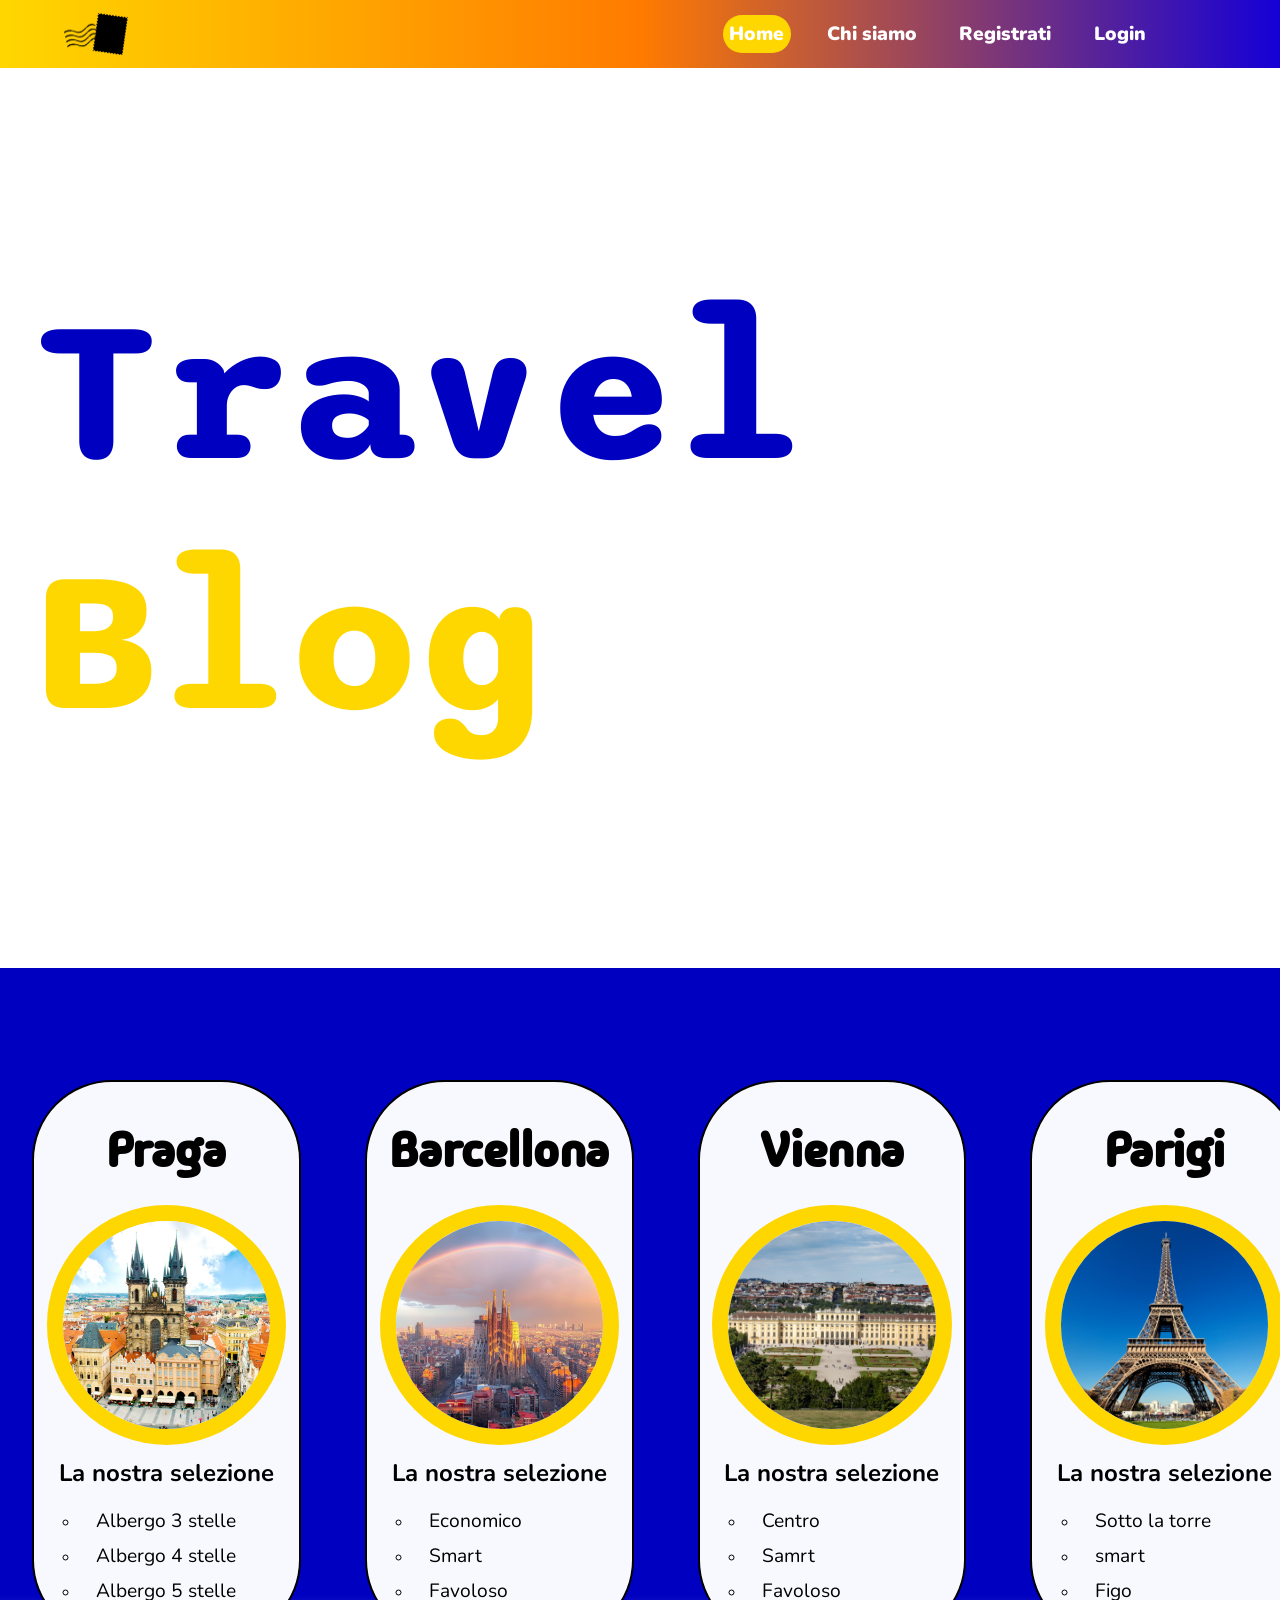
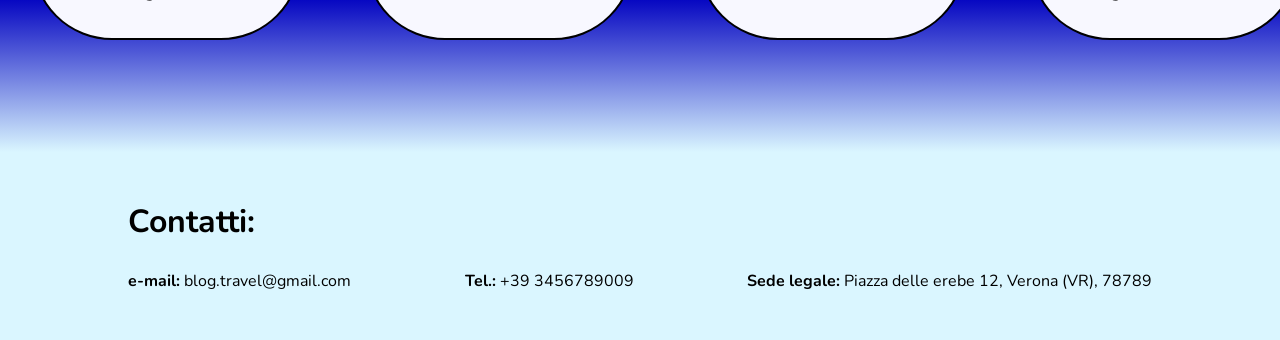
<file: index.html>
<!DOCTYPE html>
<html lang="it">
<head>
        <meta charset="UTF-8">
        <meta name="viewport" content="width=device-width, initial-scale=1.0">
        <link rel="stylesheet" href="style.css">
        <link rel="preconnect" href="https://fonts.googleapis.com">
        <link rel="preconnect" href="https://fonts.gstatic.com" crossorigin>
        <link href="https://fonts.googleapis.com/css2?family=Madimi+One&family=Nunito:ital,wght@0,200..1000;1,200..1000&family=Passero+One&family=Sono:wght,MONO@200..800,1&display=swap" rel="stylesheet">
        <title>Travel Blog</title>
</head>
<body>
        <nav>
                <img src="./media/logo.png" alt="Logo francobollo" class="logo">
                <ol>
                        <li><a href="index.html" class="active">Home</a></li>
                        <li><a href="chi_siamo.html">Chi siamo</a></li>
                        <li><a href="register.html">Registrati</a></li>
                        <li><a href="login.html">Login</a></li>
                </ol>
        </nav>

        <header>
                <h1>Travel <span>Blog</span></h1>
        </header>

        <main>
                <section class="sec_viaggi_consigliati">
                        <article class="art_meta_suggerita">
                                <h3 class="titolo_meta_sugg">Praga</h3>

                                <div class="img_container">
                                        <img src="./media/praga.jpg" alt="Praga">
                                </div>
                                

                                <div class="link_suggeriti">


                                        <h4 class="Titolo_link_alberghi_suggeriti">La nostra selezione</h4>
                                        <ol>
                                                <li><a href="https://www.booking.com/Share-Vm4iDHI" target="_blank">Albergo 3 stelle</a></li>
                                                <li><a href="https://www.booking.com/Share-Vm4iDHI" target="_blank">Albergo 4 stelle</a></li>
                                                <li><a href="https://www.booking.com/Share-Vm4iDHI" target="_blank">Albergo 5 stelle</a></li>                                                                                
                                        </ol>

                                </div>

                        </article>

                        <article class="art_meta_suggerita">

                                <h3 class="titolo_meta_sugg">Barcellona</h3>

                                <div class="img_container">
                                        <img src="./media/barcellona.jpg" alt="barcellona">
                                </div>

                                <div class="link_suggeriti">

                                        <h4 class="Titolo_link_alberghi_suggeriti">La nostra selezione</h4>

                                        <ol>
                                                <li><a href="https://www.booking.com/Share-OVz9JO7" target="_blank">Economico</a></li>
                                                <li><a href="https://www.booking.com/Share-c7tl3Bl" target="_blank">Smart</a></li>
                                                <li><a href="https://www.booking.com/Share-qAw2qz" target="_blank">Favoloso</a></li>
                                        </ol>
                                </div>

                        </article>

                        <article class="art_meta_suggerita">

                                 <h3 class="titolo_meta_sugg">Vienna</h3>

                                <div class="img_container">
                                        <img src="./media/vienna.jpg" alt="Vienna">
                                </div>

                                <div class="link_suggeriti">

                                        <h4 class="Titolo_link_alberghi_suggeriti">La nostra selezione</h4>

                                        <ol>
                                                <li><a href="https://www.booking.com/Share-qAw2qz" target="_blank">Centro </a></li>
                                                <li><a href="https://www.booking.com/Share-qAw2qz" target="_blank">Samrt</a></li>
                                                <li><a href="https://www.booking.com/Share-qAw2qz" target="_blank">Favoloso</a></li>                                                                                
                                        </ol>
                                </div>

                                
                                
                        </article>

                        <article class="art_meta_suggerita">
                                <h3 class="titolo_meta_sugg">Parigi</h3>

                                <div class="img_container">
                                        <img src="./media/parigi.jpg" alt="Parigi">
                                </div>

                                <div class="link_suggeriti">

                                        <h4 class="Titolo_link_alberghi_suggeriti">La nostra selezione</h4>

                                        <ol>
                                                <li><a href="https://www.booking.com/Share-qAw2qz" target="_blank">Sotto la torre</a></li>
                                                <li><a href="https://www.booking.com/Share-qAw2qz" target="_blank">smart</a></li>
                                                <li><a href="https://www.booking.com/Share-qAw2qz" target="_blank">Figo</a></li>                                                                                
                                        </ol>

                                </div>
                                
                        </article>
                </section>
        </main>
        <footer>
                <h4 class="title_contatti">Contatti:</h4>
                <ul class="contatti_lista">
                        <li><span>e-mail:<e-mail></span>&nbsp;blog.travel@gmail.com</e-mail></li>
                        <li><span>Tel.:</span>&nbsp;+39 3456789009</li>
                        <li><span>Sede legale:</span>&nbsp;Piazza delle erebe 12, Verona (VR), 78789</li>
                </ul>
        </footer>
</body>
</html>
</file>
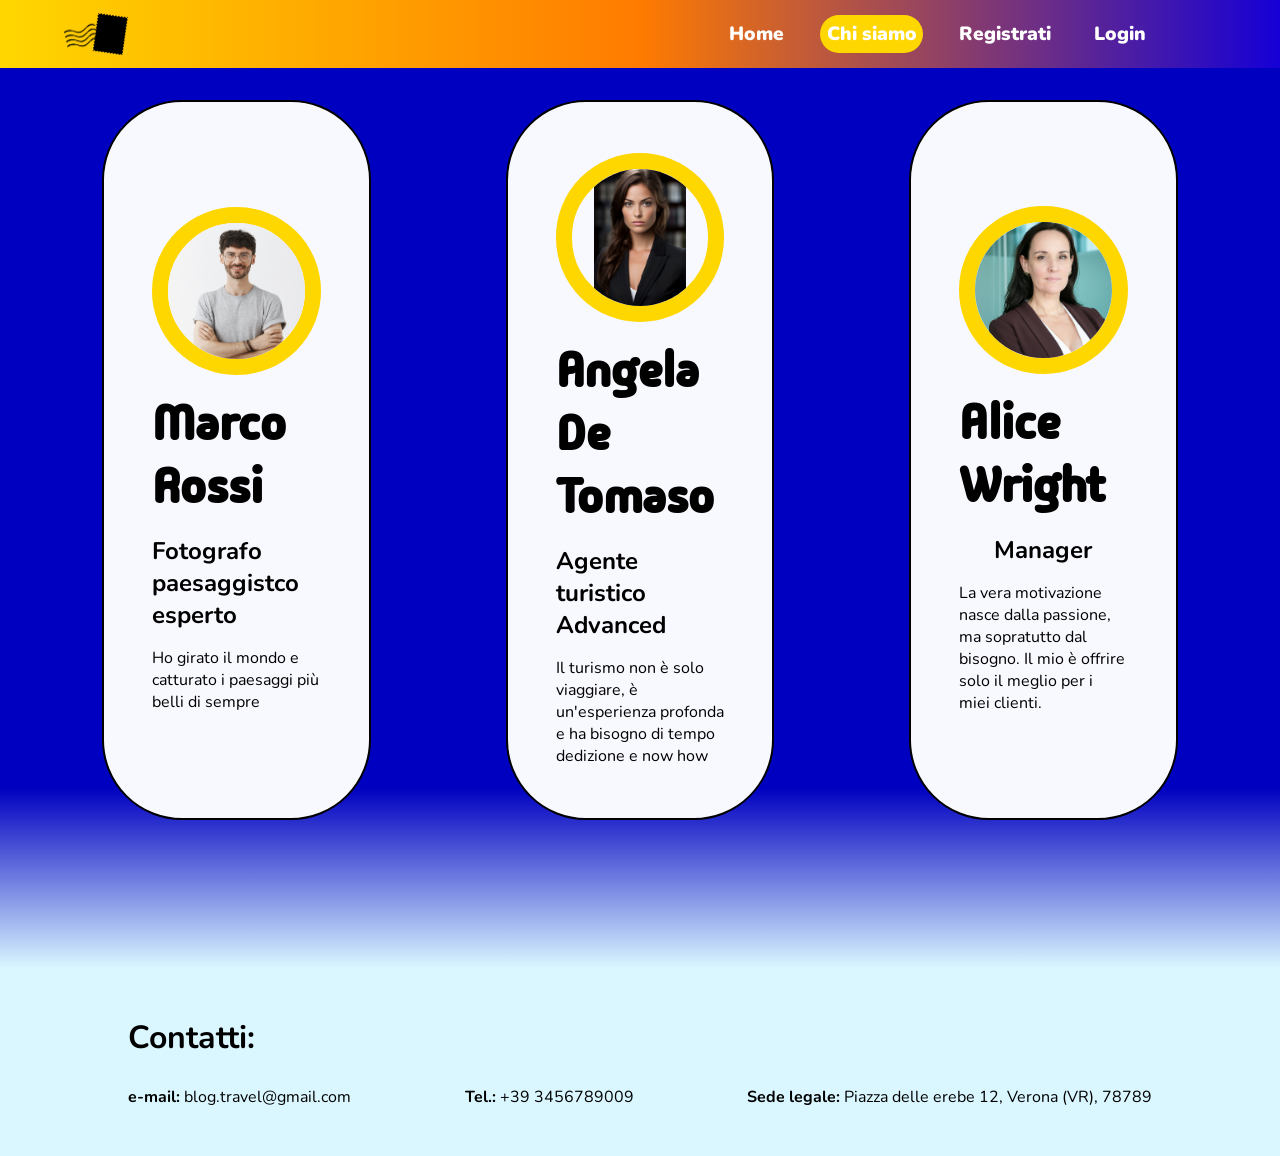
<file: chi_siamo.html>
<!DOCTYPE html>
<html lang="it">
<head>
        <meta charset="UTF-8">
        <meta name="viewport" content="width=device-width, initial-scale=1.0">
        <link rel="stylesheet" href="style.css">
        <link rel="preconnect" href="https://fonts.googleapis.com">
        <link rel="preconnect" href="https://fonts.gstatic.com" crossorigin>
        <link href="https://fonts.googleapis.com/css2?family=Madimi+One&family=Nunito:ital,wght@0,200..1000;1,200..1000&family=Passero+One&family=Sono:wght,MONO@200..800,1&display=swap" rel="stylesheet">
        <title>Chi siamo</title>
</head>
<body>
        <nav>
                <img src="./media/logo.png" alt="Logo francobollo" class="logo">
                <ol>
                        <li><a href="index.html">Home</a></li>
                        <li><a href="chi_siamo.html" class="active">Chi siamo</a></li>
                        <li><a href="register.html">Registrati</a></li>
                        <li><a href="login.html">Login</a></li>
                </ol>
        </nav>

        <main>
                <section class="chi_siamo_section">

                        <article class="fondatore">

                                <div class="img_container">
                                        <img src="./media/marco.jpg" alt="marco rossi">
                                </div>
                                <h4 class="nome_fondatore">Marco Rossi</h4>
                                <h5 class="ruolo">Fotografo paesaggistco esperto</h5>
                                <p>Ho girato il mondo e catturato i paesaggi più belli di sempre</p>

                        </article>

                        <article class="fondatore">

                                <div class="img_container">
                                        <img src="./media/donna1.jpg" alt="angela de tomaso">
                                </div>
                                
                                <h4 class="nome_fondatore">Angela De Tomaso</h4>
                                <h5 class="ruolo">Agente turistico Advanced </h5>
                                <p>Il turismo non è solo viaggiare, è un'esperienza profonda e ha bisogno di tempo dedizione e now how</p>

                        </article>

                        <article class="fondatore">

                                <div class="img_container">
                                        <img src="./media/donna2.jpg" alt="Alice wright">
                                </div>
                                <h4 class="nome_fondatore">Alice Wright</h4>
                                <h5 class="ruolo">Manager</h5>
                                <p>La vera motivazione nasce dalla passione, ma sopratutto dal bisogno. Il mio è offrire solo il meglio per i miei clienti.</p>

                        </article>
                </section>
        </main>


        <footer>
                <h4 class="title_contatti">Contatti:</h4>
                <ul class="contatti_lista">
                        <li><span>e-mail:<e-mail></span>&nbsp;blog.travel@gmail.com</e-mail></li>
                        <li><span>Tel.:</span>&nbsp;+39 3456789009</li>
                        <li><span>Sede legale:</span>&nbsp;Piazza delle erebe 12, Verona (VR), 78789</li>
                </ul>
        </footer>
</body>
</html>
</file>
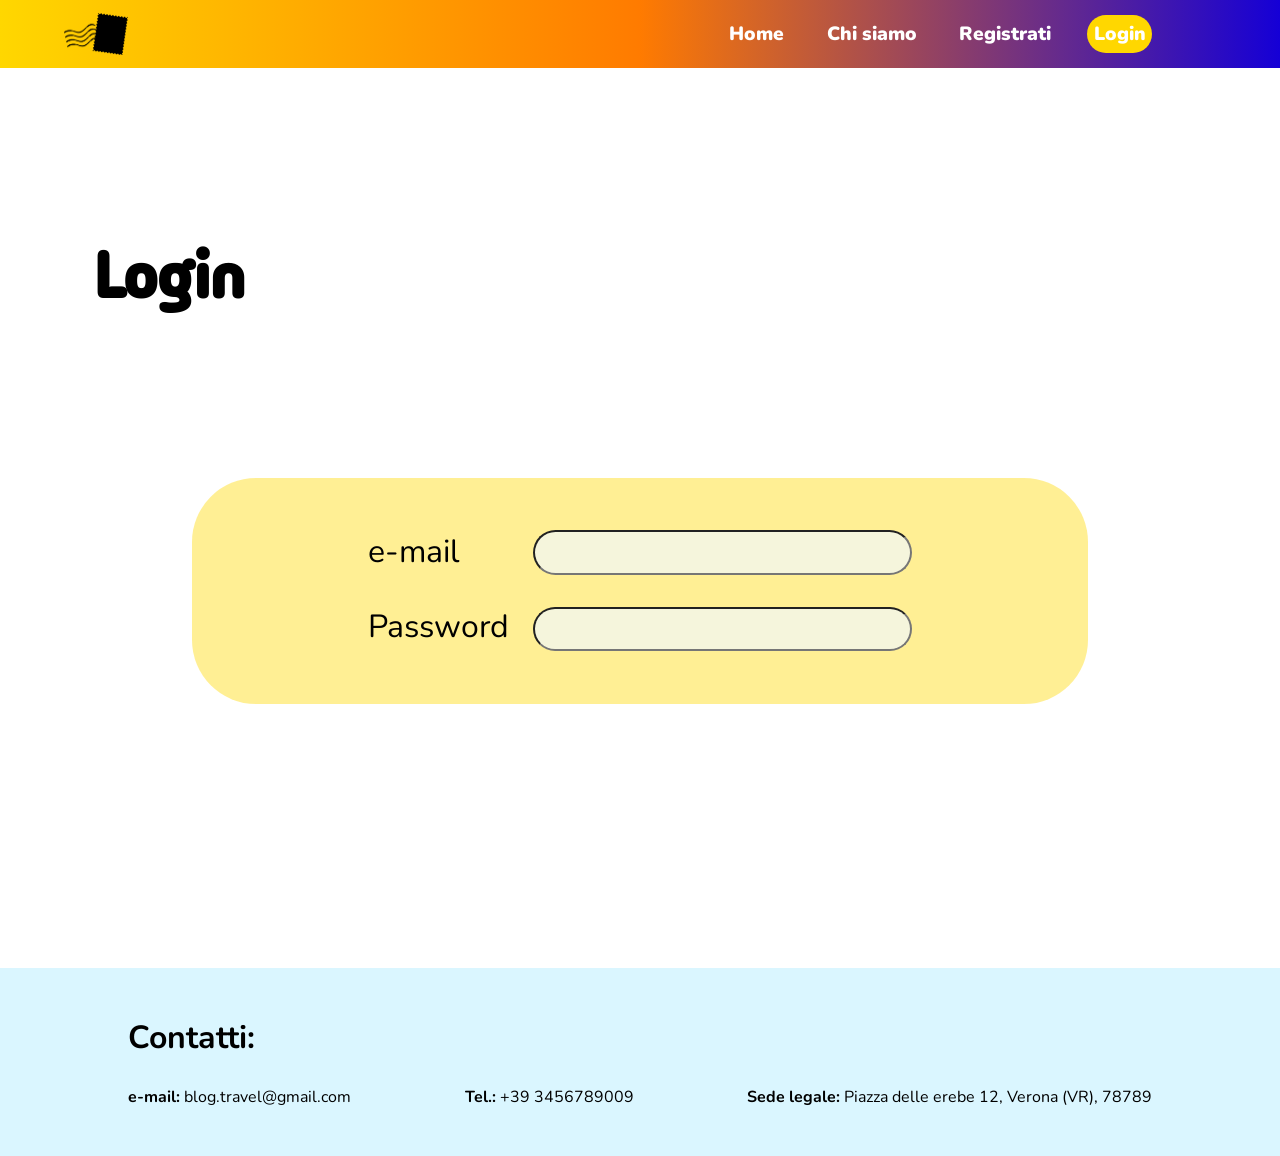
<file: login.html>
<!DOCTYPE html>
<html lang="it">
<head>
        <meta charset="UTF-8">
        <meta name="viewport" content="width=device-width, initial-scale=1.0">
        <link rel="stylesheet" href="style.css">
        <link rel="preconnect" href="https://fonts.googleapis.com">
        <link rel="preconnect" href="https://fonts.gstatic.com" crossorigin>
        <link href="https://fonts.googleapis.com/css2?family=Madimi+One&family=Nunito:ital,wght@0,200..1000;1,200..1000&family=Passero+One&family=Sono:wght,MONO@200..800,1&display=swap" rel="stylesheet">
        <title>Login</title>
</head>
<body>
        <nav>
                <img src="./media/logo.png" alt="Logo francobollo" class="logo">
                <ol>
                        <li><a href="index.html">Home</a></li>
                        <li><a href="chi_siamo.html">Chi siamo</a></li>
                        <li><a href="register.html">Registrati</a></li>
                        <li><a href="login.html" class="active">Login</a></li>
                </ol>
        </nav>

        <main>
                <section class="register_section">

                        <article >

                                <h2 class="titolo_form">Login</h2>

                                <form action="#" method="get" >

                                        <div class="label_form">
                                                
                                                <label for="input_email">e-mail</label>
                                                <label for="input_password">Password</label>
                                        </div>
                                
                                        <div class="input">

                                                <input type="email" name="email" id="input_email">
                                                <input type="password" name="password" id="input_password">
                                        </div>
                                </form>
                        </article>
                </section>

        </main>


        <footer>
                <h4 class="title_contatti">Contatti:</h4>
                <ul class="contatti_lista">
                        <li><span>e-mail:<e-mail></span>&nbsp;blog.travel@gmail.com</e-mail></li>
                        <li><span>Tel.:</span>&nbsp;+39 3456789009</li>
                        <li><span>Sede legale:</span>&nbsp;Piazza delle erebe 12, Verona (VR), 78789</li>
                </ul>
        </footer>
</body>
</html>
</file>
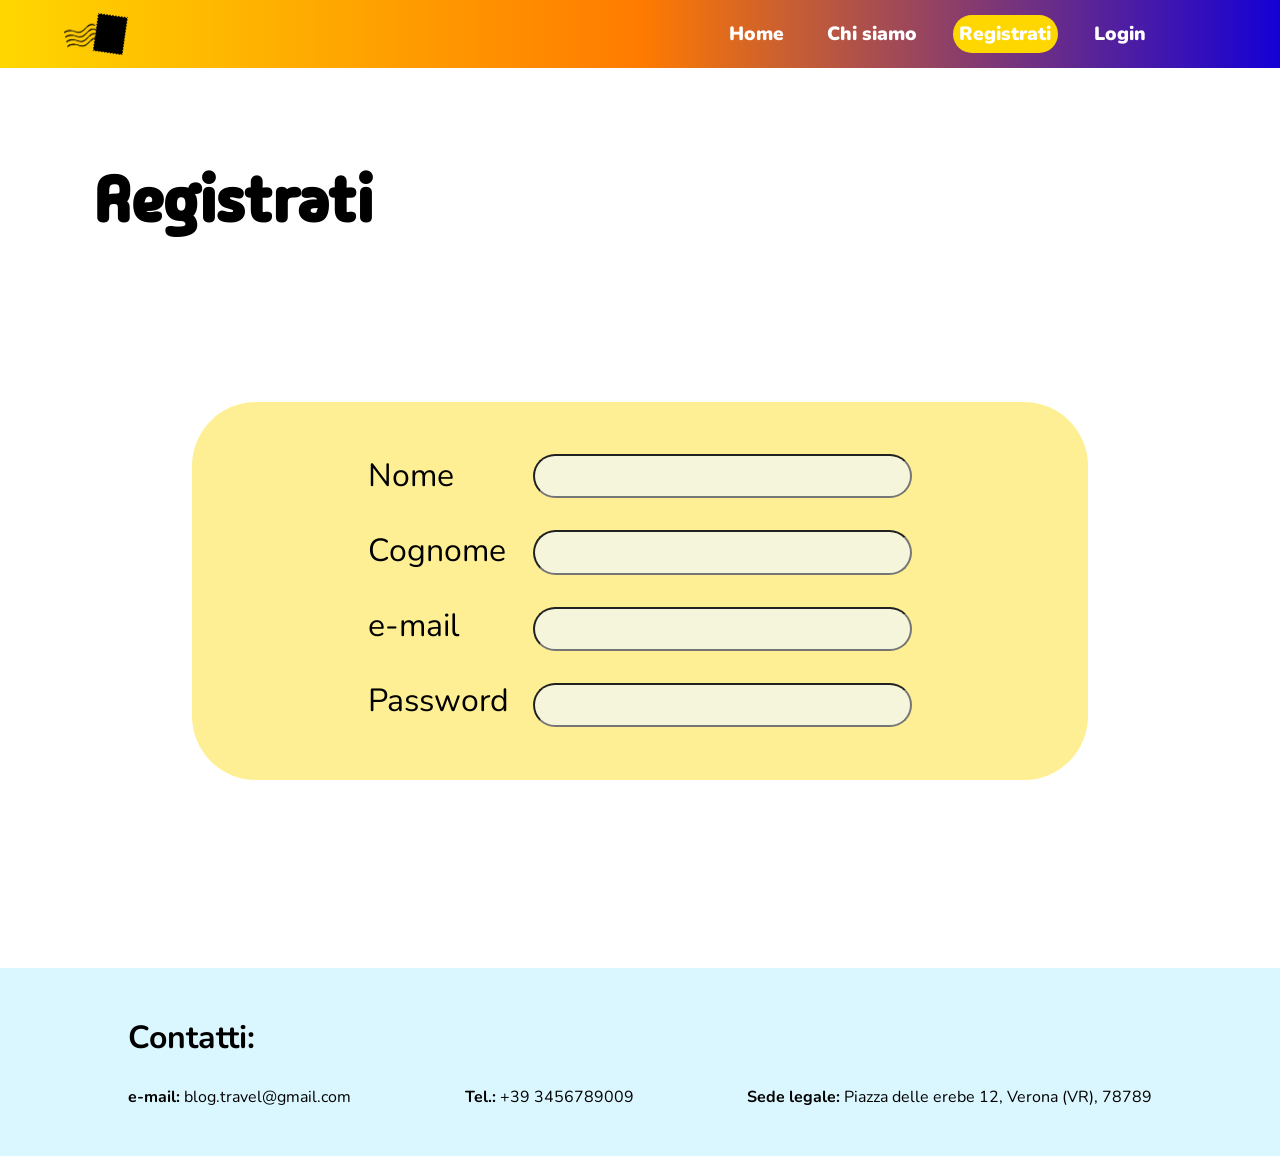
<file: register.html>
<!DOCTYPE html>
<html lang="it">
<head>
        <meta charset="UTF-8">
        <meta name="viewport" content="width=device-width, initial-scale=1.0">
        <link rel="stylesheet" href="style.css">
        <link rel="preconnect" href="https://fonts.googleapis.com">
        <link rel="preconnect" href="https://fonts.gstatic.com" crossorigin>
        <link href="https://fonts.googleapis.com/css2?family=Madimi+One&family=Nunito:ital,wght@0,200..1000;1,200..1000&family=Passero+One&family=Sono:wght,MONO@200..800,1&display=swap" rel="stylesheet">
        <title>Registrati</title>
</head>
<body>
        <nav>
                <img src="./media/logo.png" alt="Logo francobollo" class="logo">
                <ol>
                        <li><a href="index.html" >Home</a></li>
                        <li><a href="chi_siamo.html">Chi siamo</a></li>
                        <li><a href="register.html" class="active">Registrati</a></li>
                        <li><a href="login.html">Login</a></li>
                </ol>
        </nav>

        <main>
                <section class="register_section">

                        <article >

                                <h2 class="titolo_form">Registrati</h2>

                                <form action="#" method="get" >

                                        <div class="label_form">

                                                <label for="input_nome">Nome</label>
                                                <label for="input_cognome">Cognome</label>
                                                <label for="input_email">e-mail</label>
                                                <label for="input_password">Password</label>
                                        </div>
                                
                                        <div class="input">

                                                <input type="text" name="nome" id="input_nome">
                                                <input type="text" name="cognome"id="input_cognome">
                                                <input type="email" name="email" id="input_email">
                                                <input type="password" name="password" id="input_password">
                                        </div>
                                </form>
                        </article>
                </section>

        </main>


        <footer>
                <h4 class="title_contatti">Contatti:</h4>
                <ul class="contatti_lista">
                        <li><span>e-mail:<e-mail></span>&nbsp;blog.travel@gmail.com</e-mail></li>
                        <li><span>Tel.:</span>&nbsp;+39 3456789009</li>
                        <li><span>Sede legale:</span>&nbsp;Piazza delle erebe 12, Verona (VR), 78789</li>
                </ul>
        </footer>
</body>
</html>
</file>
<file: style.css>
/* ---------------------------------------------------------------- Generale - globale -----------------------------------------------------------------------------------------*/
*{
        margin: 0;
        padding: 0;
        box-sizing: border-box;
        font-family: "Nunito";
        
}

li {
        list-style-type: none;

}

a {
        text-decoration: none;
        color:black;
}

/* ---------------------------------------------------------------------- NAVBAR ------------------------------------------------------------------------------------------*/
.logo{
        width: 5vw;
}

nav{
        display: flex;
        justify-content: space-between;
        align-items: center;
        padding: 1vw 10vw  1vw 5vw;
        background-image: linear-gradient(to right,gold,#ff7b00,#1500d6);
        
}


nav li{
        text-decoration: none;
        display: inline-block;
        font-weight: 900;        
}


nav li a {

        padding: 0.5vw;
        text-decoration: none;
        margin-left: 2vw;
        color: white;
        font-size: larger;
        border-radius: 3rem;

}

a.active{

        background-color: gold;

}


nav li a:hover{
        
        background-image: linear-gradient(rgba(255, 217, 0, 0.555));
        
}


 /* ------------------------------------------------------------------- Header ---------------------------------------------------------------------*/

 header{
        display: flex;
        height: 100vh;
        justify-content: center;
        align-items: center;
        background-image: linear-gradient(rgba(104, 136, 145, 0.466)), url(./media/travlbackground.jpg) ;
        background-size: cover;
 }

 h1{
        font-family: "Sono", monospace;
        padding: 2rem;
        border-radius: 3rem;
        font-size: 13rem;
        /*background-image: linear-gradient(rgba(255, 255, 255, 0.5));
        margin-left: 44rem;*/
        color:rgb(0, 0, 192);
 }

h1 span{
        font-family: "Sono", monospace;
        color:gold;
}

 /*------------------------------------------------------------- Section --------------------------------------------------------*/

 .sec_viaggi_consigliati, .chi_siamo_section {
        display:flex;
        justify-content: space-evenly;
        background-image: linear-gradient(rgb(0, 0, 192)80%,rgb(218, 246,255));
        padding: 5rem 0px;
        
 }

 .chi_siamo_section{
        padding: 0px;
        height: 100vh;       
 }


 /* ------------------------------------------------------------------------- ARTICLE -------------------------------------------------*/
 .art_meta_suggerita, .fondatore{
        display: flex;
        padding: 1%;
        width: 21vw;
        border: 2px solid black;
        flex-direction: column;
        justify-content: center;
        align-items: center;
        border-radius: 5rem;
        margin:2rem;
        background-color: ghostwhite;
 }

 .fondatore{

         padding: 3rem;
         height: 80vh;
 }



 /* --------------------------------------------------------------------- IMMAGINI --------------------------------------------------------- */
.art_meta_suggerita img, .fondatore img{

        max-height: 100%;
        
 }

.img_container{

        display: flex;
        align-items: center;
        justify-content: center;
        max-width: 100%;
        aspect-ratio: 1/1;
        border:1rem solid gold;
        border-radius: 100rem;
        object-fit: contain;
        overflow: hidden;

}

/* -------------------------------------------------------------------------- LINK ------------------------------------------------------------- */
.art_meta_suggerita li {

        list-style-type: circle;
        margin: 1vh 0px;
 }

.titolo_meta_sugg{

        font-family: "Madimi One", sans-serif;
        font-size: 3rem;
        margin: 10%;
}

/*link della card alberghi auggeriti*/

.link_suggeriti{
        width:100%;
        padding: 5%;

}

.link_suggeriti ol{
        padding-left: 10%;
        padding-top: 5%;
}

.Titolo_link_alberghi_suggeriti {
        font-size: 1.5rem;
}

.link_suggeriti a{
        font-size: 1.2rem;
        border-radius: 3rem;
        padding: 0.2rem 0.6rem;

        margin: 0.4rem;
}

.link_suggeriti a:hover{

        background-color: rgb(192, 255, 192);
}


/* ------------------------------------------------------------------------ CHI SIAMO --------------------------------------------------------- */

.nome_fondatore{

        font-family: "Madimi One", sans-serif;
        font-size: 3rem;
        margin:  10% 0px;
}

.ruolo{
        font-size: 1.5rem;
        padding-bottom: 1rem;
}

.ruolo p{

        font-size: 1.5rem;
}






/* --------------------------------------------------------------------- FOOTER -----------------------------------------------------------------*/
footer{
        
        padding: 3rem 8rem;
        background-color: rgb(218, 246, 255);

}

.title_contatti{

        font-size: 2rem;
        padding-bottom: 3vh;

}

.contatti_lista {

        display: flex;
        justify-content: space-between;
        font-size: 1rem;
}        

span {
        font-weight: bold;
}

/* ---------------------------------------------------------------------- FORM --------------------------------------------------------------------- */



.register_section{
        display: flex;
        align-items: center;
        justify-content: center;
        min-height: 100vh;
}



form{

        display: flex;
        justify-content: center;
        width:70vw;
        padding: 3%;
        margin: 10rem;
        border-radius: 4rem;
        background-color: rgba(255, 217, 0, 0.418);


}

.titolo_form{
        font-family: "Madimi One", sans-serif;
        font-size: 4rem;
        margin: 5%;
}


.label_form, .input{
        display: flex;
        flex-direction: column;

}

.input{
        width:50%;
}
.label_form{
        width: 20%;

}

input{
        margin: 1rem ;
        padding:0.7rem;
        background-color: beige;
        border-radius: 3rem;;
        
}

label{
        min-width: 10rem;
        padding: 1rem;
        font-size: 2rem;
}
</file>
